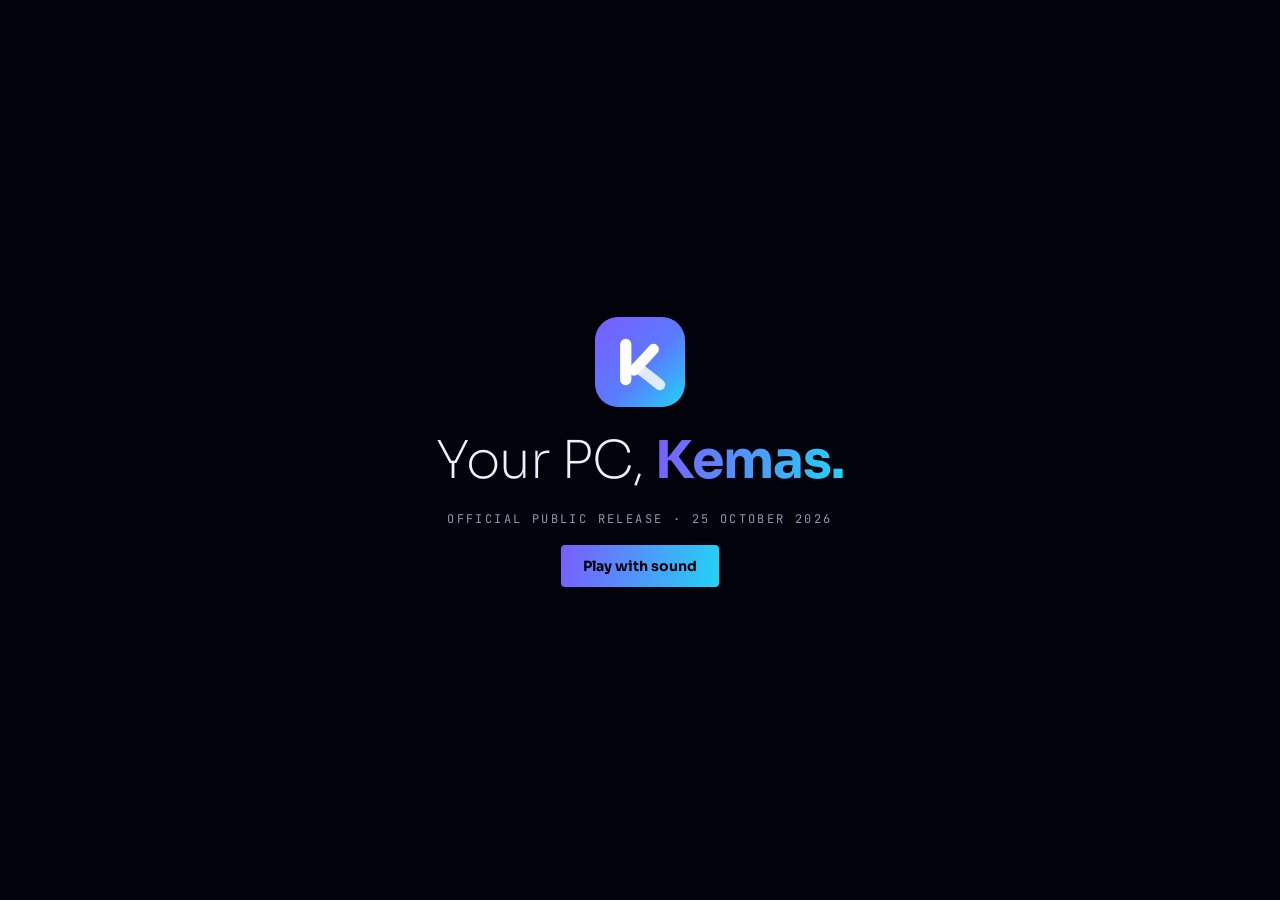
<file: launch/index.html>
<!doctype html><html lang="en"><head><meta charset="utf-8"><meta name="viewport" content="width=device-width,initial-scale=1"><title>KEMAS Launch Film · AMZProject Unity</title><meta name="description" content="KEMAS official public release, 25 October 2026. Countdown and launch film.">
<link rel="stylesheet" href="https://fonts.googleapis.com/css2?family=Sora:wght@200;300;500;700&family=JetBrains+Mono:wght@400&display=swap">
<style>
/* Layout: 2.39:1 letterboxed film frame; slow camera push, grain, vignette, anamorphic flare, planet horizon. Palette taken from the real KEMAS icon (violet to cyan). Single dark look by choice. */
:root{--bg:#04050a;--fg:#eef1fb;--muted:#8d95b3;--violet:#7b5cff;--blue:#5a7bff;--cyan:#22d3f5;--line:#1b2036;color-scheme:dark;
--display:"Sora","Segoe UI",system-ui,sans-serif;--mono:"JetBrains Mono",ui-monospace,Consolas,monospace}
*{box-sizing:border-box}
html,body{height:100%}
body{background:var(--bg);color:var(--fg);font-family:var(--display);display:flex;flex-direction:column;align-items:center;justify-content:center;gap:14px;padding-block:12px;padding-left:max(16px,env(safe-area-inset-left,0px));padding-right:max(16px,env(safe-area-inset-right,0px));overflow-x:hidden}
.stage{position:relative;width:min(100%,calc((100vh - 90px)*16/9));aspect-ratio:16/9;background:#02030a;overflow:hidden;container-type:inline-size;border-radius:4px}
.cam{position:absolute;inset:0;transform-origin:50% 55%;will-change:transform}
canvas{position:absolute;inset:0;width:100%;height:100%}
.vig{position:absolute;inset:0;pointer-events:none;background:radial-gradient(ellipse at 50% 50%,transparent 45%,rgba(0,0,0,.75) 100%)}
.grain{position:absolute;inset:0;width:100%;height:100%;pointer-events:none;mix-blend-mode:overlay;opacity:.09}
.lb{position:absolute;left:0;right:0;background:#000;height:0;transition:height 2.4s cubic-bezier(.2,.7,.2,1);z-index:5}
.lb.t{top:0}.lb.b{bottom:0}.lb.in{height:12.6%}
.flare{position:absolute;left:-60%;top:50%;width:60%;height:2px;margin-top:-1px;background:linear-gradient(90deg,transparent,rgba(120,200,255,.0) 10%,rgba(160,220,255,.95) 50%,rgba(150,120,255,.0) 90%,transparent);filter:blur(1px);box-shadow:0 0 40px 8px rgba(110,160,255,.35);opacity:0;z-index:3;pointer-events:none}
.flare.go{animation:sweep 1.9s cubic-bezier(.5,0,.2,1) forwards}
@keyframes sweep{0%{left:-60%;opacity:0}15%{opacity:1}100%{left:110%;opacity:0}}
.scene{position:absolute;inset:0;display:flex;flex-direction:column;align-items:center;justify-content:center;text-align:center;padding:0 8%;opacity:0;visibility:hidden;transition:opacity 1.1s ease,visibility 0s 1.1s;z-index:2}
.scene.on{opacity:1;visibility:visible;transition:opacity 1.1s ease}
.a{opacity:0;transform:translateY(1.8cqw) scale(.985);filter:blur(10px);transition:opacity 1.4s ease,transform 1.8s cubic-bezier(.2,.7,.2,1),filter 1.4s ease}
.on .a{opacity:1;transform:none;filter:none}
.on .d1{transition-delay:.6s}.on .d2{transition-delay:1.3s}.on .d3{transition-delay:2s}
.big{font-weight:200;font-size:8.6cqw;letter-spacing:-.03em;line-height:1.05;margin:0;text-shadow:0 0 60px rgba(120,150,255,.35)}
.big b{font-weight:700;background:linear-gradient(100deg,var(--violet),var(--cyan));-webkit-background-clip:text;background-clip:text;color:transparent}
.sub{font-family:var(--mono);font-size:1.45cqw;color:var(--muted);letter-spacing:.22em;text-transform:uppercase;margin:0}
.tag{font-family:var(--mono);font-size:1.35cqw;letter-spacing:.4em;color:var(--cyan);text-transform:uppercase;margin:0 0 1.8cqw}
.mid{font-weight:300;font-size:6cqw;letter-spacing:-.02em;margin:0;text-shadow:0 0 50px rgba(120,150,255,.3)}
.line{font-weight:300;font-size:2.1cqw;color:#bfc7e2;margin:2cqw 0 0;max-width:60%;line-height:1.6}
.logo{width:16cqw;height:16cqw;margin-bottom:2.6cqw;filter:drop-shadow(0 0 3cqw rgba(110,120,255,.65)) drop-shadow(0 0 9cqw rgba(34,211,245,.35))}
.logo.a{transform:scale(1.25);filter:blur(18px) drop-shadow(0 0 3cqw rgba(110,120,255,.65))}
.on .logo.a{transform:scale(1);filter:drop-shadow(0 0 3cqw rgba(110,120,255,.65)) drop-shadow(0 0 9cqw rgba(34,211,245,.35));transition-duration:2.4s}
.word{font-weight:700;font-size:6.6cqw;letter-spacing:.9em;margin:0 0 0 .9em;transition:letter-spacing 3s cubic-bezier(.2,.7,.2,1),opacity 1.8s ease,filter 1.8s ease,transform 1.8s ease}
.on .word{letter-spacing:.36em;margin-left:.36em}
.date{font-weight:300;font-size:5.4cqw;margin:0;letter-spacing:-.02em;text-shadow:0 0 50px rgba(120,150,255,.35)}
.foot{font-family:var(--mono);font-size:1.3cqw;color:var(--muted);letter-spacing:.2em;margin-top:3cqw;text-transform:uppercase}
.cd{display:flex;align-items:flex-start;gap:1.4cqw;font-variant-numeric:tabular-nums}
.cd .u{display:flex;flex-direction:column;align-items:center;min-width:11cqw}
.cd b{font-weight:200;font-size:9.5cqw;line-height:1;letter-spacing:-.04em;background:linear-gradient(180deg,#fff,#9fb4ff 70%,#22d3f5);-webkit-background-clip:text;background-clip:text;color:transparent;filter:drop-shadow(0 0 2cqw rgba(110,140,255,.45))}
.cd b.tick{animation:tick .45s ease-out}
@keyframes tick{0%{transform:translateY(-.8cqw);opacity:.3}100%{transform:none;opacity:1}}
.cd i{font-style:normal;font-family:var(--mono);font-size:1.15cqw;letter-spacing:.3em;text-transform:uppercase;color:var(--muted);margin-top:1cqw}
.cd span{font-weight:200;font-size:7cqw;line-height:1.1;color:#5a6aa8}
.bar{position:absolute;left:0;bottom:0;height:2px;width:0;background:linear-gradient(90deg,var(--violet),var(--cyan));z-index:6}
.ctl{display:flex;gap:10px;align-items:center;font-family:var(--mono);font-size:12px;color:var(--muted);flex-wrap:wrap;justify-content:center}
button{font:inherit;color:var(--fg);background:transparent;border:1px solid var(--line);border-radius:4px;padding:8px 14px;cursor:pointer}
button:hover{border-color:var(--cyan)}button:focus-visible{outline:2px solid var(--cyan);outline-offset:2px}

html,body{margin:0;height:100%;overflow:hidden}
body{display:block;padding:0}
.stage{position:fixed;inset:0;width:100vw;height:100vh;aspect-ratio:auto;border-radius:0}
canvas#c{object-fit:cover}
.ctl{position:fixed;left:0;right:0;bottom:calc(14px + env(safe-area-inset-bottom,0px));z-index:20;opacity:0;transition:opacity .4s}
body:hover .ctl,.ctl:focus-within{opacity:1}
.ctl a{color:var(--muted);text-decoration:none;border:1px solid var(--line);border-radius:4px;padding:8px 14px;background:rgba(2,3,10,.6)}
.start{position:fixed;inset:0;z-index:30;display:flex;flex-direction:column;align-items:center;justify-content:center;gap:18px;background:#02030a;text-align:center;padding:24px}
.start img{width:96px;height:96px}
.start h1{font-weight:200;font-size:clamp(28px,5vw,52px);margin:0;letter-spacing:-.02em}
.start h1 b{font-weight:700;background:linear-gradient(100deg,var(--violet),var(--cyan));-webkit-background-clip:text;background-clip:text;color:transparent}
.start p{font-family:var(--mono);font-size:12px;letter-spacing:.2em;color:var(--muted);text-transform:uppercase;margin:0}
.start .row{display:flex;gap:10px;flex-wrap:wrap;justify-content:center}
.start button{padding:12px 22px;font-size:14px}
.start button.p{background:linear-gradient(100deg,var(--violet),var(--cyan));border:0;color:#04050a;font-weight:700}
.start.hide{display:none}
.sk{color:var(--muted);text-decoration:none;border:1px solid var(--line);border-radius:4px;padding:12px 22px;font-size:14px}
.sk.top{position:fixed;top:calc(14px + env(safe-area-inset-top,0px));right:14px;z-index:40;padding:8px 14px;font-size:13px;background:rgba(2,3,10,.6)}
</style></head><body>
<div class="start" id="start"><svg width="96" height="96" viewBox="0 0 512 512" aria-hidden="true"><defs><linearGradient id="sg" x1="0" y1="0" x2="1" y2="1"><stop offset="0" stop-color="#7B5CFF"/><stop offset=".55" stop-color="#5A7BFF"/><stop offset="1" stop-color="#22D3F5"/></linearGradient></defs><rect x="16" y="16" width="480" height="480" rx="124" fill="url(#sg)"/><rect x="150" y="132" width="60" height="248" rx="30" fill="#fff"/><path d="M 224 300 C 260 262, 298 222, 328 188" stroke="#fff" stroke-width="58" stroke-linecap="round" fill="none"/><path d="M 246 288 C 286 316, 328 350, 362 378" stroke="#fff" stroke-opacity=".82" stroke-width="58" stroke-linecap="round" fill="none"/></svg>
<h1>Your PC, <b>Kemas.</b></h1><p>Official public release · 25 October 2026</p>
<div class="row"><button class="p" id="go" type="button">Play with sound</button><a class="sk" id="sk2" href="/?s=1" hidden>Skip to site</a></div></div>
<a class="sk top" id="skip" href="/?s=1" hidden>Skip to site</a>
<audio id="au" src="launch.mp3" preload="auto"></audio>
<div class="stage" id="stage">
<div class="cam" id="cam">
<canvas id="c"></canvas>
<div class="scene" id="s0"><p class="big a">Your PC.</p></div>
<div class="scene" id="s1"><p class="sub a" style="margin-bottom:1.8cqw">Kemas · Malay for “tidy”</p><p class="big a d1">Your PC, <b>Kemas.</b></p></div>
<div class="scene" id="s2"><p class="tag a">Scan</p><p class="mid a d1">Find what is safe to clear.</p><p class="line a d2">Temporary files, caches and leftovers, listed for you to see.</p></div>
<div class="scene" id="s3"><p class="tag a">Review</p><p class="mid a d1">You decide first.</p><p class="line a d2">Nothing is cleaned until you confirm it.</p></div>
<div class="scene" id="s4"><p class="tag a">Clean</p><p class="mid a d1">Safe by design.</p><p class="line a d2">Windows Explorer and system files are left alone.</p></div>
<div class="scene" id="s5">
<svg class="logo a" viewBox="0 0 512 512" aria-label="KEMAS logo" role="img"><defs><linearGradient id="bg" x1="0" y1="0" x2="1" y2="1"><stop offset="0" stop-color="#7B5CFF"/><stop offset=".55" stop-color="#5A7BFF"/><stop offset="1" stop-color="#22D3F5"/></linearGradient><linearGradient id="gl" x1="0" y1="0" x2="0" y2="1"><stop offset="0" stop-color="#fff" stop-opacity=".28"/><stop offset=".5" stop-color="#fff" stop-opacity="0"/></linearGradient></defs>
<rect x="16" y="16" width="480" height="480" rx="124" fill="url(#bg)"/><rect x="16" y="16" width="480" height="480" rx="124" fill="url(#gl)"/>
<rect x="150" y="132" width="60" height="248" rx="30" fill="#fff"/>
<path d="M 224 300 C 260 262, 298 222, 328 188" stroke="#fff" stroke-width="58" stroke-linecap="round" fill="none"/>
<path d="M 246 288 C 286 316, 328 350, 362 378" stroke="#fff" stroke-opacity=".82" stroke-width="58" stroke-linecap="round" fill="none"/>
<path d="M 382 82 Q 382 128 428 128 Q 382 128 382 174 Q 382 128 336 128 Q 382 128 382 82 Z" fill="#fff"/><circle cx="434" cy="190" r="10" fill="#fff" fill-opacity=".85"/></svg>
<p class="word a d1">KEMAS</p><p class="sub a d2" style="margin-top:2.4cqw">Your PC, Kemas.</p></div>
<div class="scene" id="s6"><p class="tag a">Official public release · 25 October 2026</p>
<div class="cd a d1" id="cd" aria-live="off"><div class="u"><b id="cdd">00</b><i>Days</i></div><span>:</span><div class="u"><b id="cdh">00</b><i>Hours</i></div><span>:</span><div class="u"><b id="cdm">00</b><i>Minutes</i></div><span>:</span><div class="u"><b id="cds">00</b><i>Seconds</i></div></div>
<p class="date a d1" id="live" style="display:none">Available now.</p>
<p class="sub a d2" style="margin-top:2.6cqw">Native Windows app · No account needed</p><p class="foot a d3">AMZProject Unity · Ceritareka Studio</p></div>
</div>
<div class="flare" id="flare"></div>
<div class="vig"></div><canvas class="grain" id="gr" width="640" height="360"></canvas>
<div class="lb t" id="lt"></div><div class="lb b" id="lbm"></div>
<div class="bar" id="bar"></div>
</div>
<div class="ctl"><button id="replay" type="button">Replay</button><button id="mute" type="button">Mute</button><button id="fs" type="button">Fullscreen</button><a href="/">AMZProject Unity</a></div>
<script>
(function(){
var cv=document.getElementById('c'),cx=cv.getContext('2d'),gr=document.getElementById('gr'),gx2=gr.getContext('2d');
var cam=document.getElementById('cam'),flare=document.getElementById('flare'),lt=document.getElementById('lt'),lb=document.getElementById('lbm');
var W,H,mode=-1,t0=0,raf,timers=[],glow=0,gfr=0,END=29;
var reduce=matchMedia('(prefers-reduced-motion: reduce)').matches;
var N=170,P=[],B=[];
function size(){W=cv.width=3840;H=cv.height=2160}
var LAUNCH=Date.parse('2026-10-25T00:00:00+08:00'),last={};
function pad(n){return(n<10?'0':'')+n}
function setv(id,v){var e=document.getElementById(id);if(last[id]!==v){e.textContent=v;e.classList.remove('tick');void e.offsetWidth;e.classList.add('tick');last[id]=v}}
function cdTick(){var ms=LAUNCH-Date.now();if(ms<=0){document.getElementById('cd').style.display='none';document.getElementById('live').style.display='block';return}
 var s=Math.floor(ms/1000);setv('cdd',pad(Math.floor(s/86400)));setv('cdh',pad(Math.floor(s%86400/3600)));setv('cdm',pad(Math.floor(s%3600/60)));setv('cds',pad(s%60))}
cdTick();setInterval(cdTick,250);
function init(){P=[];B=[];for(var i=0;i<N;i++)P.push({x:Math.random(),y:Math.random(),z:.2+Math.random()*.8,a:Math.random()*6.28,r:0});
 for(i=0;i<9;i++)B.push({x:Math.random(),y:Math.random(),s:.02+Math.random()*.05,z:.3+Math.random()*.7,a:Math.random()*6.28})}
function draw(ts){
 var t=(ts-t0)/1000,k=Math.min(Math.max(t/END,0),1);
 cam.style.transform='scale('+(1+.09*k)+') translateY('+(-1.2*k)+'%)';
 cx.clearRect(0,0,W,H);
 var target=mode>=5?1:mode>=2?.4:.1;glow+=(target-glow)*.02;
 var gx=W/2,gy=H*1.6,gr0=H*1.25;
 var g=cx.createRadialGradient(gx,gy,gr0*.9,gx,gy,gr0*1.08);
 g.addColorStop(0,'rgba(120,140,255,'+(.55*glow)+')');g.addColorStop(.1,'rgba(123,92,255,'+(.22*glow)+')');g.addColorStop(1,'rgba(2,3,10,0)');
 cx.fillStyle=g;cx.fillRect(0,0,W,H);
 cx.beginPath();cx.arc(gx,gy,gr0*.9,0,6.283);cx.fillStyle='#02030a';cx.fill();
 cx.lineWidth=Math.max(1,W/800);cx.strokeStyle='rgba(150,210,255,'+(.12+.7*glow)+')';cx.beginPath();cx.arc(gx,gy,gr0*.9,Math.PI*1.22,Math.PI*1.78);cx.stroke();
 // anamorphic streak behind the logo
 if(mode>=5){var sg=cx.createLinearGradient(0,0,W,0);sg.addColorStop(0,'rgba(34,211,245,0)');sg.addColorStop(.5,'rgba(120,160,255,'+(.35*glow)+')');sg.addColorStop(1,'rgba(123,92,255,0)');cx.fillStyle=sg;cx.fillRect(0,H*.4-1,W,2)}
 // bokeh
 for(var j=0;j<B.length;j++){var b=B[j],bx=(b.x*W+Math.sin(t*.12+b.a)*30)%W,by=((b.y*H-t*4*b.z)%H+H)%H,br=b.s*W*b.z;
  var bg=cx.createRadialGradient(bx,by,0,bx,by,br);bg.addColorStop(0,'rgba(130,160,255,.10)');bg.addColorStop(1,'rgba(130,160,255,0)');cx.fillStyle=bg;cx.beginPath();cx.arc(bx,by,br,0,6.283);cx.fill()}
 // particles
 var cxm=W/2,cym=H*.42,R=H*.24;
 for(var i=0;i<N;i++){var p=P[i],dx=p.x*W+Math.sin(t*.15*p.z+p.a)*20*p.z,dy=((p.y*H-t*7*p.z)%H+H)%H;
  var goal=(mode===5)?1:0;p.r+=(goal-p.r)*(goal?.012:.03);
  var ang=p.a+t*.25*p.z,rr=R*(1+.05*Math.sin(i)),tx=cxm+Math.cos(ang)*rr,ty=cym+Math.sin(ang)*rr;
  var px=dx+(tx-dx)*p.r,py=dy+(ty-dy)*p.r;
  cx.globalAlpha=.25+.6*p.z;cx.fillStyle=i%5?'#cfe0ff':(i%2?'#22d3f5':'#9b7bff');cx.beginPath();cx.arc(px,py,p.z*W/900*1.5,0,6.283);cx.fill()}
 cx.globalAlpha=1;
 if(++gfr%3===0){var im=gx2.createImageData(640,360),d=im.data;for(var q=0;q<d.length;q+=4){var v=Math.random()*255;d[q]=d[q+1]=d[q+2]=v;d[q+3]=255}gx2.putImageData(im,0,0)}
 raf=requestAnimationFrame(draw)}
function show(i){mode=i;for(var s=0;s<7;s++)document.getElementById('s'+s).classList.toggle('on',s===i);
 if(i===5){flare.classList.remove('go');void flare.offsetWidth;flare.classList.add('go')}}
var plan=[[0.4,0],[3.6,1],[7.4,2],[11,3],[14.6,4],[18.2,5],[23.5,6]];
function run(){
 timers.forEach(clearTimeout);timers=[];show(-1);flare.classList.remove('go');
 lt.classList.remove('in');lb.classList.remove('in');void lt.offsetWidth;lt.classList.add('in');lb.classList.add('in');
 var bar=document.getElementById('bar');bar.style.transition='none';bar.style.width='0';void bar.offsetWidth;bar.style.transition='width '+END+'s linear';bar.style.width='100%';
 plan.forEach(function(s){timers.push(setTimeout(function(){show(s[1])},s[0]*1000))});
 for(var i=0;i<P.length;i++)P[i].r=0;glow=0;t0=performance.now()}
size();init();addEventListener('resize',size);
var cap=/[?&]cap=1/.test(location.search),nxt=/[?&]next=1/.test(location.search);
if(nxt){document.getElementById('sk2').hidden=false;document.getElementById('skip').hidden=false;}
function finish(){if(nxt)setTimeout(function(){location.href='/?s=1'},900)}window.__cap=cap;
var au=document.getElementById('au'),st=document.getElementById('start');
function begin(snd){st.classList.add('hide');if(nxt)setTimeout(finish,END*1000);if(snd){try{au.currentTime=0;au.muted=false;au.play().catch(function(){})}catch(e){}}run()}
if(cap){st.classList.add('hide');document.querySelector('.ctl').style.display='none';raf=requestAnimationFrame(draw);run()}
else if(reduce){st.classList.add('hide');show(5);mode=5;glow=1;lt.classList.add('in');lb.classList.add('in');draw(0);cancelAnimationFrame(raf);document.getElementById('bar').style.width='100%'}
else{raf=requestAnimationFrame(draw);document.getElementById('go').onclick=function(){begin(true)};
try{au.muted=false;var pr=au.play();if(pr&&pr.then)pr.then(function(){au.pause();au.currentTime=0;begin(true)}).catch(function(){})}catch(e){}}
document.getElementById('replay').onclick=function(){if(!reduce){try{au.currentTime=0;au.play().catch(function(){})}catch(e){}run()}};
document.getElementById('mute').onclick=function(){au.muted=!au.muted;this.textContent=au.muted?'Unmute':'Mute'};
document.getElementById('fs').onclick=function(){try{var e=document.documentElement;(e.requestFullscreen||function(){}).call(e)}catch(x){}};
})();
</script>
</body></html>
</file>
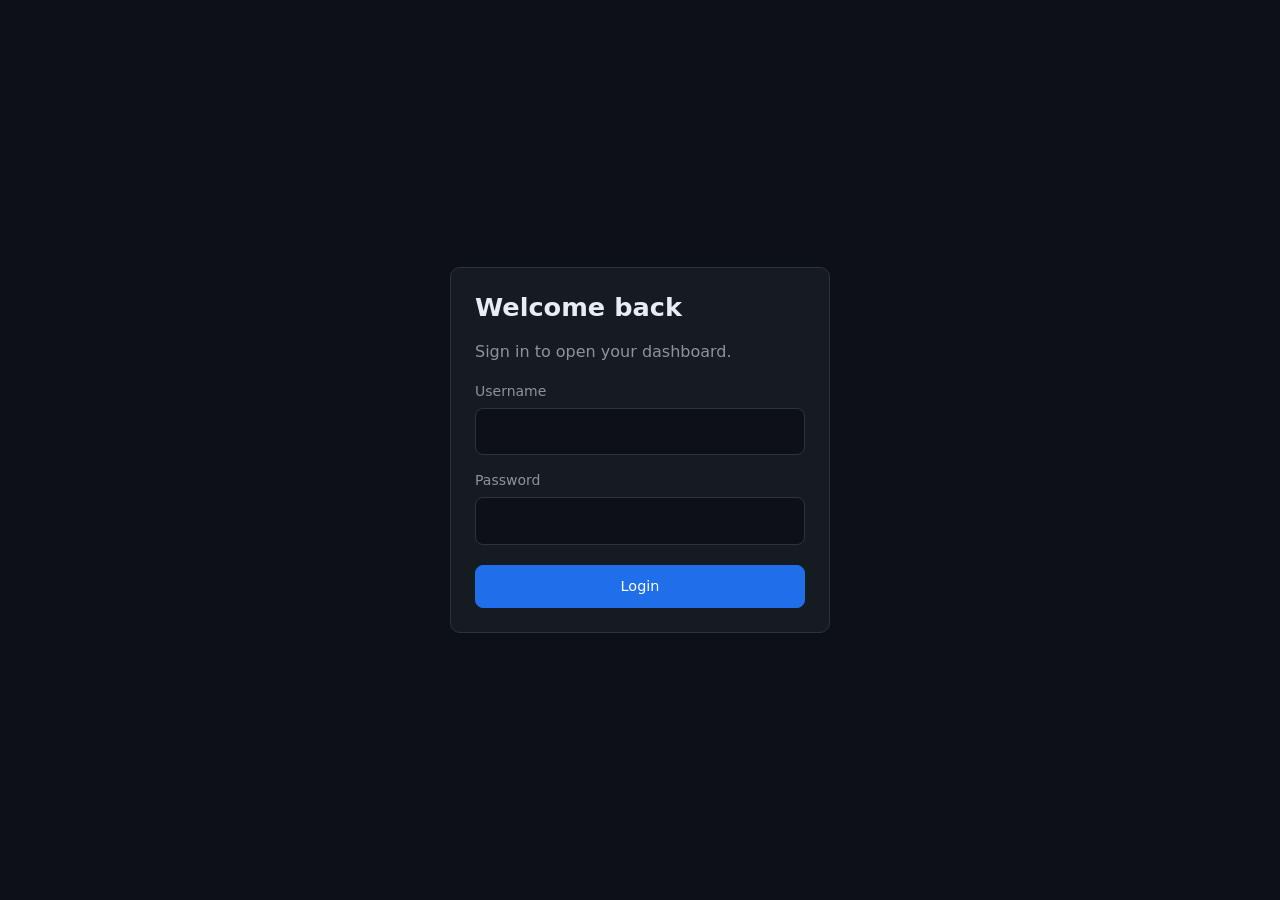
<file: vault/index.html>
<!DOCTYPE html>
<html lang="en">
<head>
  <meta charset="UTF-8">
  <meta name="viewport" content="width=device-width, initial-scale=1.0">
  <title>Login · Amzar's Vault</title>
  <link rel="stylesheet" href="style.css">
</head>
<body data-page="login">
  <main class="login-wrap">
    <form id="login-form" class="card login-card" novalidate>
      <h1>Welcome back</h1>
      <p class="muted">Sign in to open your dashboard.</p>

      <label for="username">Username</label>
      <input id="username" name="username" type="text" autocomplete="username" required>

      <label for="password">Password</label>
      <input id="password" name="password" type="password" autocomplete="current-password" required>

      <!-- Filled by app.js when login fails -->
      <p id="login-error" class="error" role="alert" hidden></p>

      <button type="submit" class="btn btn-primary btn-block">Login</button>
    </form>
  </main>

  <script src="app.js"></script>
</body>
</html>
</file>
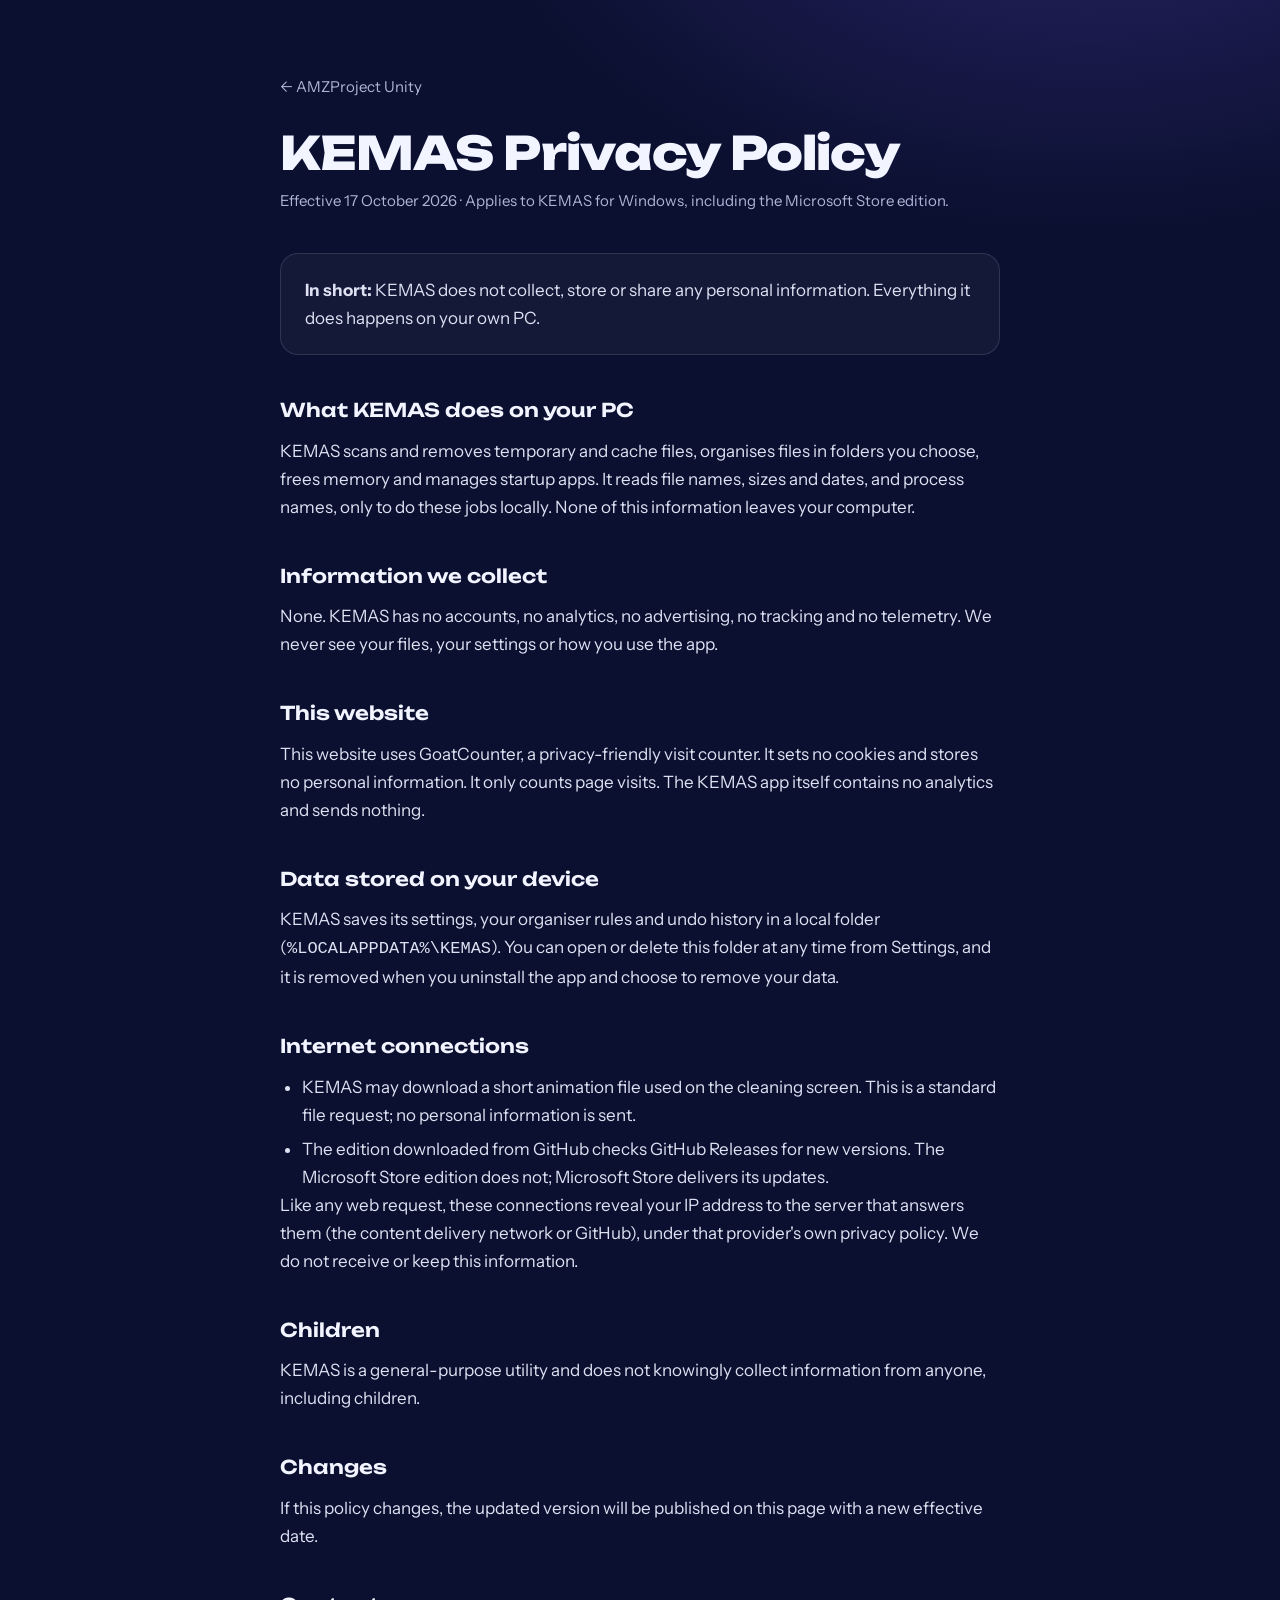
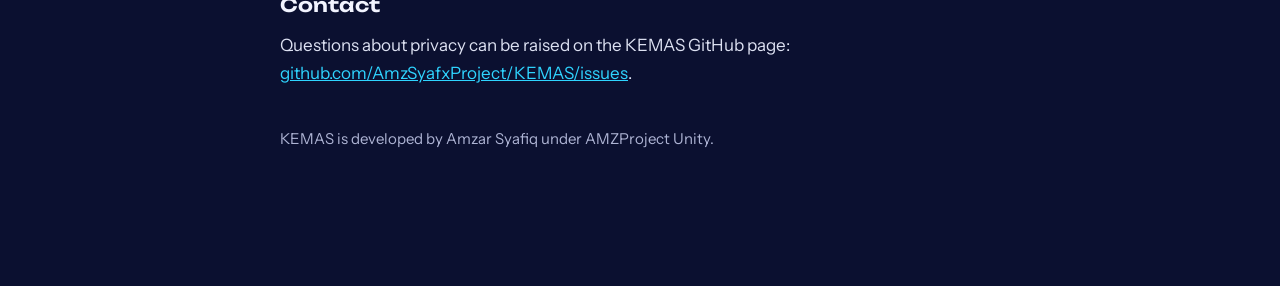
<file: kemas/privacy.html>
<!doctype html>
<html lang="en">
<head>
<meta charset="utf-8">
<meta name="viewport" content="width=device-width, initial-scale=1">
<title>KEMAS Privacy Policy</title>
<meta name="description" content="Privacy policy for KEMAS, the Windows PC cleaner by AMZProject Unity.">
<meta name="theme-color" content="#0B1030">
<link rel="preconnect" href="https://fonts.googleapis.com">
<link rel="preconnect" href="https://fonts.gstatic.com" crossorigin>
<link href="https://fonts.googleapis.com/css2?family=Unbounded:wght@600;800&family=Instrument+Sans:wght@400;600&display=swap" rel="stylesheet">
<style>
  :root { --deep:#0B1030; --star:#F2F4FF; --muted:#AEB4D4; --line:rgba(242,244,255,.12); --aqua:#2FD4FF; }
  * { box-sizing: border-box; margin: 0; }
  body { background: radial-gradient(900px 600px at 85% -10%, rgba(123,92,255,.28), transparent 70%), var(--deep); color: var(--star); font-family: "Instrument Sans", system-ui, sans-serif; font-size: 17px; line-height: 1.65; min-height: 100vh; }
  main { max-width: 760px; margin: 0 auto; padding: 72px 20px 96px; }
  a { color: var(--aqua); }
  .back { font-size: 15px; text-decoration: none; color: var(--muted); }
  h1 { font-family: Unbounded, sans-serif; font-weight: 800; font-size: clamp(30px, 6vw, 46px); letter-spacing: -.02em; line-height: 1.1; margin: 28px 0 10px; }
  .meta { color: var(--muted); font-size: 15px; margin-bottom: 40px; }
  h2 { font-family: Unbounded, sans-serif; font-weight: 600; font-size: 19px; margin: 40px 0 10px; }
  p, li { color: #DDE1F2; }
  ul { padding-left: 22px; display: grid; gap: 6px; margin-top: 8px; }
  .card { border: 1px solid var(--line); border-radius: 18px; padding: 22px 24px; background: rgba(242,244,255,.04); }
</style>
<script data-goatcounter="https://amzproject.goatcounter.com/count" async src="//gc.zgo.at/count.js"></script>
</head>
<body>
<main>
  <a class="back" href="/">← AMZProject Unity</a>
  <h1>KEMAS Privacy Policy</h1>
  <p class="meta">Effective 17 October 2026 · Applies to KEMAS for Windows, including the Microsoft Store edition.</p>

  <div class="card">
    <p><strong>In short:</strong> KEMAS does not collect, store or share any personal information. Everything it does happens on your own PC.</p>
  </div>

  <h2>What KEMAS does on your PC</h2>
  <p>KEMAS scans and removes temporary and cache files, organises files in folders you choose, frees memory and manages startup apps. It reads file names, sizes and dates, and process names, only to do these jobs locally. None of this information leaves your computer.</p>

  <h2>Information we collect</h2>
  <p>None. KEMAS has no accounts, no analytics, no advertising, no tracking and no telemetry. We never see your files, your settings or how you use the app.</p>

  <h2>This website</h2>
  <p>This website uses GoatCounter, a privacy-friendly visit counter. It sets no cookies and stores no personal information. It only counts page visits. The KEMAS app itself contains no analytics and sends nothing.</p>

  <h2>Data stored on your device</h2>
  <p>KEMAS saves its settings, your organiser rules and undo history in a local folder (<code>%LOCALAPPDATA%\KEMAS</code>). You can open or delete this folder at any time from Settings, and it is removed when you uninstall the app and choose to remove your data.</p>

  <h2>Internet connections</h2>
  <ul>
    <li>KEMAS may download a short animation file used on the cleaning screen. This is a standard file request; no personal information is sent.</li>
    <li>The edition downloaded from GitHub checks GitHub Releases for new versions. The Microsoft Store edition does not; Microsoft Store delivers its updates.</li>
  </ul>
  <p>Like any web request, these connections reveal your IP address to the server that answers them (the content delivery network or GitHub), under that provider's own privacy policy. We do not receive or keep this information.</p>

  <h2>Children</h2>
  <p>KEMAS is a general-purpose utility and does not knowingly collect information from anyone, including children.</p>

  <h2>Changes</h2>
  <p>If this policy changes, the updated version will be published on this page with a new effective date.</p>

  <h2>Contact</h2>
  <p>Questions about privacy can be raised on the KEMAS GitHub page: <a href="https://github.com/AmzSyafxProject/KEMAS/issues">github.com/AmzSyafxProject/KEMAS/issues</a>.</p>
  <p class="meta" style="margin-top:40px">KEMAS is developed by Amzar Syafiq under AMZProject Unity.</p>
</main>
</body>
</html>
</file>
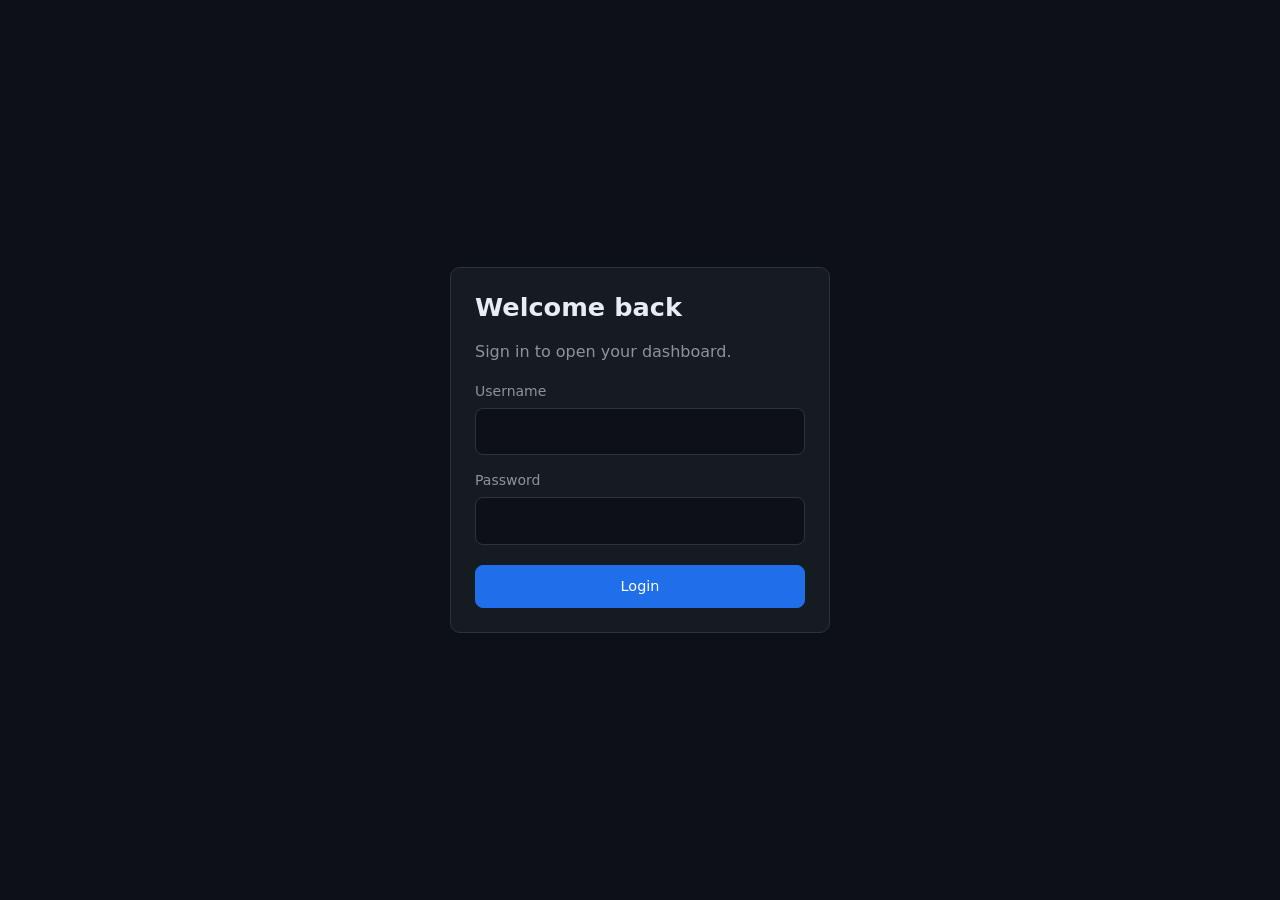
<file: vault/dashboard.html>
<!DOCTYPE html>
<html lang="en">
<head>
  <meta charset="UTF-8">
  <meta name="viewport" content="width=device-width, initial-scale=1.0">
  <title>Dashboard · Amzar's Vault</title>
  <script>
    // Early guard: leave before the page renders if not logged in.
    try {
      if (sessionStorage.getItem('hx_auth') !== '1') location.replace('index.html');
    } catch (e) {
      location.replace('index.html');
    }
  </script>
  <link rel="stylesheet" href="style.css">
</head>
<body data-page="dashboard">
  <header class="topbar">
    <span class="brand">Amzar's Vault</span>
    <button id="logout-btn" class="btn btn-ghost">Logout</button>
  </header>

  <main class="container">
    <!-- ========== 1. Guide ========== -->
    <section class="card" aria-labelledby="guide-title">
      <h2 id="guide-title">How to use Headroom</h2>
      <ol class="steps">
        <li>Open <strong>PowerShell</strong>.</li>
        <li>
          Run the main command:
          <div class="code-row code-main">
            <code>headroom wrap claude</code>
            <button class="btn btn-small copy-btn" data-copy="headroom wrap claude">Copy</button>
          </div>
        </li>
        <li>Use Claude Code as usual.</li>
        <li>Check savings: <code class="inline">headroom perf</code></li>
        <li>Visual view: <code class="inline">headroom dashboard</code></li>
      </ol>
      <p class="reminder">
        <strong>Don't forget: always start with <code class="inline">headroom wrap claude</code>, not plain <code class="inline">claude</code>.</strong>
      </p>
    </section>

    <!-- ========== 2. Code Vault ========== -->
    <section class="card" aria-labelledby="vault-title">
      <div class="section-head">
        <h2 id="vault-title">Code Vault</h2>
        <div class="actions">
          <button id="export-btn" class="btn btn-ghost btn-small">Export JSON</button>
          <label class="btn btn-ghost btn-small" for="import-file">Import JSON</label>
          <input id="import-file" type="file" accept="application/json,.json" hidden>
        </div>
      </div>

      <!-- Add / edit form. A filled hidden id means "editing". -->
      <form id="snippet-form" class="snippet-form">
        <input type="hidden" id="snippet-id">
        <div class="form-row">
          <div>
            <label for="snippet-title">Title</label>
            <input id="snippet-title" type="text" required maxlength="120">
          </div>
          <div>
            <label for="snippet-label">Language / label</label>
            <input id="snippet-label" type="text" maxlength="40" placeholder="e.g. powershell">
          </div>
        </div>
        <label for="snippet-code">Code</label>
        <textarea id="snippet-code" rows="5" required spellcheck="false"></textarea>
        <div class="form-actions">
          <button type="submit" id="save-btn" class="btn btn-primary">Add snippet</button>
          <button type="button" id="cancel-edit-btn" class="btn btn-ghost" hidden>Cancel</button>
        </div>
      </form>

      <input id="search" type="search" class="search" placeholder="Search title, label or code…" aria-label="Search snippets">
      <p id="vault-status" class="muted small" role="status"></p>

      <ul id="snippet-list" class="snippet-list"></ul>
    </section>
  </main>

  <script src="app.js"></script>
</body>
</html>
</file>
<file: vault/style.css>
/* ===== Theme tokens ===== */
:root {
  --bg: #0d1117;
  --surface: #161b22;
  --surface-2: #1f2630;
  --border: #2b3340;
  --text: #e6edf3;
  --muted: #8b949e;
  --accent: #58a6ff;
  --accent-strong: #1f6feb;
  --danger: #f85149;
  --warn-bg: #2d2412;
  --warn-border: #bb8009;
  --radius: 10px;
  --mono: ui-monospace, "Cascadia Code", "JetBrains Mono", Consolas, monospace;
}

/* ===== Base ===== */
* { box-sizing: border-box; }

body {
  margin: 0;
  background: var(--bg);
  color: var(--text);
  font: 16px/1.55 system-ui, -apple-system, "Segoe UI", Roboto, sans-serif;
}

h1, h2 { margin: 0 0 .5rem; line-height: 1.25; }
h1 { font-size: 1.6rem; }
h2 { font-size: 1.25rem; }

.muted { color: var(--muted); }
.small { font-size: .875rem; }

/* ===== Form controls ===== */
label {
  display: block;
  margin: .9rem 0 .35rem;
  font-size: .875rem;
  color: var(--muted);
}

input[type="text"],
input[type="password"],
input[type="search"],
textarea {
  width: 100%;
  padding: .65rem .8rem;
  background: var(--bg);
  color: var(--text);
  border: 1px solid var(--border);
  border-radius: 8px;
  font: inherit;
}

textarea { font-family: var(--mono); font-size: .9rem; resize: vertical; }

input:focus, textarea:focus, .btn:focus-visible {
  outline: 2px solid var(--accent);
  outline-offset: 1px;
  border-color: transparent;
}

/* ===== Buttons ===== */
.btn {
  display: inline-flex;
  align-items: center;
  justify-content: center;
  gap: .4rem;
  padding: .6rem 1rem;
  border: 1px solid var(--border);
  border-radius: 8px;
  background: var(--surface-2);
  color: var(--text);
  font: inherit;
  font-size: .9rem;
  cursor: pointer;
  transition: background .15s, border-color .15s;
}
.btn:hover { border-color: var(--muted); }
.btn-primary { background: var(--accent-strong); border-color: var(--accent-strong); color: #fff; }
.btn-primary:hover { background: var(--accent); border-color: var(--accent); }
.btn-ghost { background: transparent; }
.btn-danger:hover { border-color: var(--danger); color: var(--danger); }
.btn-small { padding: .35rem .7rem; font-size: .8rem; }
.btn-block { width: 100%; margin-top: 1.25rem; }

/* ===== Cards & layout ===== */
.card {
  background: var(--surface);
  border: 1px solid var(--border);
  border-radius: var(--radius);
  padding: 1.5rem;
}

.container {
  max-width: 880px;
  margin: 0 auto;
  padding: 1.5rem 16px 3rem;
  display: grid;
  gap: 1.5rem;
}

.topbar {
  display: flex;
  align-items: center;
  justify-content: space-between;
  padding: .75rem 16px;
  border-bottom: 1px solid var(--border);
  background: var(--surface);
  position: sticky;
  top: 0;
  z-index: 10;
}
.brand { font-weight: 600; }

/* ===== Login ===== */
.login-wrap {
  min-height: 100vh;
  display: grid;
  place-items: center;
  padding: 16px;
}
.login-card { width: 100%; max-width: 380px; }

.error {
  margin: 1rem 0 0;
  padding: .6rem .8rem;
  border: 1px solid var(--danger);
  border-radius: 8px;
  background: rgba(248, 81, 73, .1);
  color: var(--danger);
  font-size: .9rem;
}

/* ===== Code ===== */
code, pre { font-family: var(--mono); }

code.inline {
  padding: .1rem .4rem;
  background: var(--surface-2);
  border: 1px solid var(--border);
  border-radius: 5px;
  font-size: .875em;
}

.code-row {
  display: flex;
  align-items: center;
  justify-content: space-between;
  gap: .75rem;
  margin: .5rem 0;
  padding: .7rem .9rem;
  background: var(--bg);
  border: 1px solid var(--border);
  border-radius: 8px;
}

/* The highlighted main command */
.code-main {
  border-color: var(--accent);
  box-shadow: 0 0 0 3px rgba(88, 166, 255, .15);
}
.code-main code { color: var(--accent); font-size: 1.05rem; font-weight: 600; }

/* ===== Guide ===== */
.steps { padding-left: 1.4rem; margin: 1rem 0; }
.steps li { margin-bottom: .75rem; padding-left: .25rem; }

.reminder {
  margin: 1rem 0 0;
  padding: .8rem 1rem;
  background: var(--warn-bg);
  border-left: 4px solid var(--warn-border);
  border-radius: 6px;
}

/* ===== Vault ===== */
.section-head {
  display: flex;
  flex-wrap: wrap;
  align-items: center;
  justify-content: space-between;
  gap: .75rem;
}
.actions { display: flex; gap: .5rem; flex-wrap: wrap; }
.actions label { margin: 0; color: var(--text); }

.snippet-form {
  margin: 1rem 0 1.5rem;
  padding: 1rem;
  background: var(--surface-2);
  border-radius: 8px;
}
.snippet-form label:first-child { margin-top: 0; }
.form-row { display: grid; grid-template-columns: 2fr 1fr; gap: .75rem; }
.form-row label { margin-top: 0; }
.form-actions { display: flex; gap: .5rem; margin-top: .9rem; }

.search { margin-bottom: .5rem; }

.snippet-list { list-style: none; padding: 0; margin: 0; display: grid; gap: .9rem; }

.snippet {
  border: 1px solid var(--border);
  border-radius: 8px;
  overflow: hidden;
}
.snippet-head {
  display: flex;
  flex-wrap: wrap;
  align-items: center;
  gap: .5rem;
  padding: .6rem .8rem;
  background: var(--surface-2);
}
.snippet-title { font-weight: 600; margin-right: auto; word-break: break-word; }
.tag {
  padding: .1rem .5rem;
  border-radius: 999px;
  background: rgba(88, 166, 255, .12);
  color: var(--accent);
  font-family: var(--mono);
  font-size: .75rem;
}
.snippet pre {
  margin: 0;
  padding: .8rem;
  background: var(--bg);
  overflow-x: auto;
  font-size: .875rem;
  white-space: pre;
}

/* ===== Mobile ===== */
@media (max-width: 600px) {
  .card { padding: 1.1rem; }
  .form-row { grid-template-columns: 1fr; }
  .code-row { flex-wrap: wrap; }
  .code-main code { font-size: .95rem; }
}
</file>
